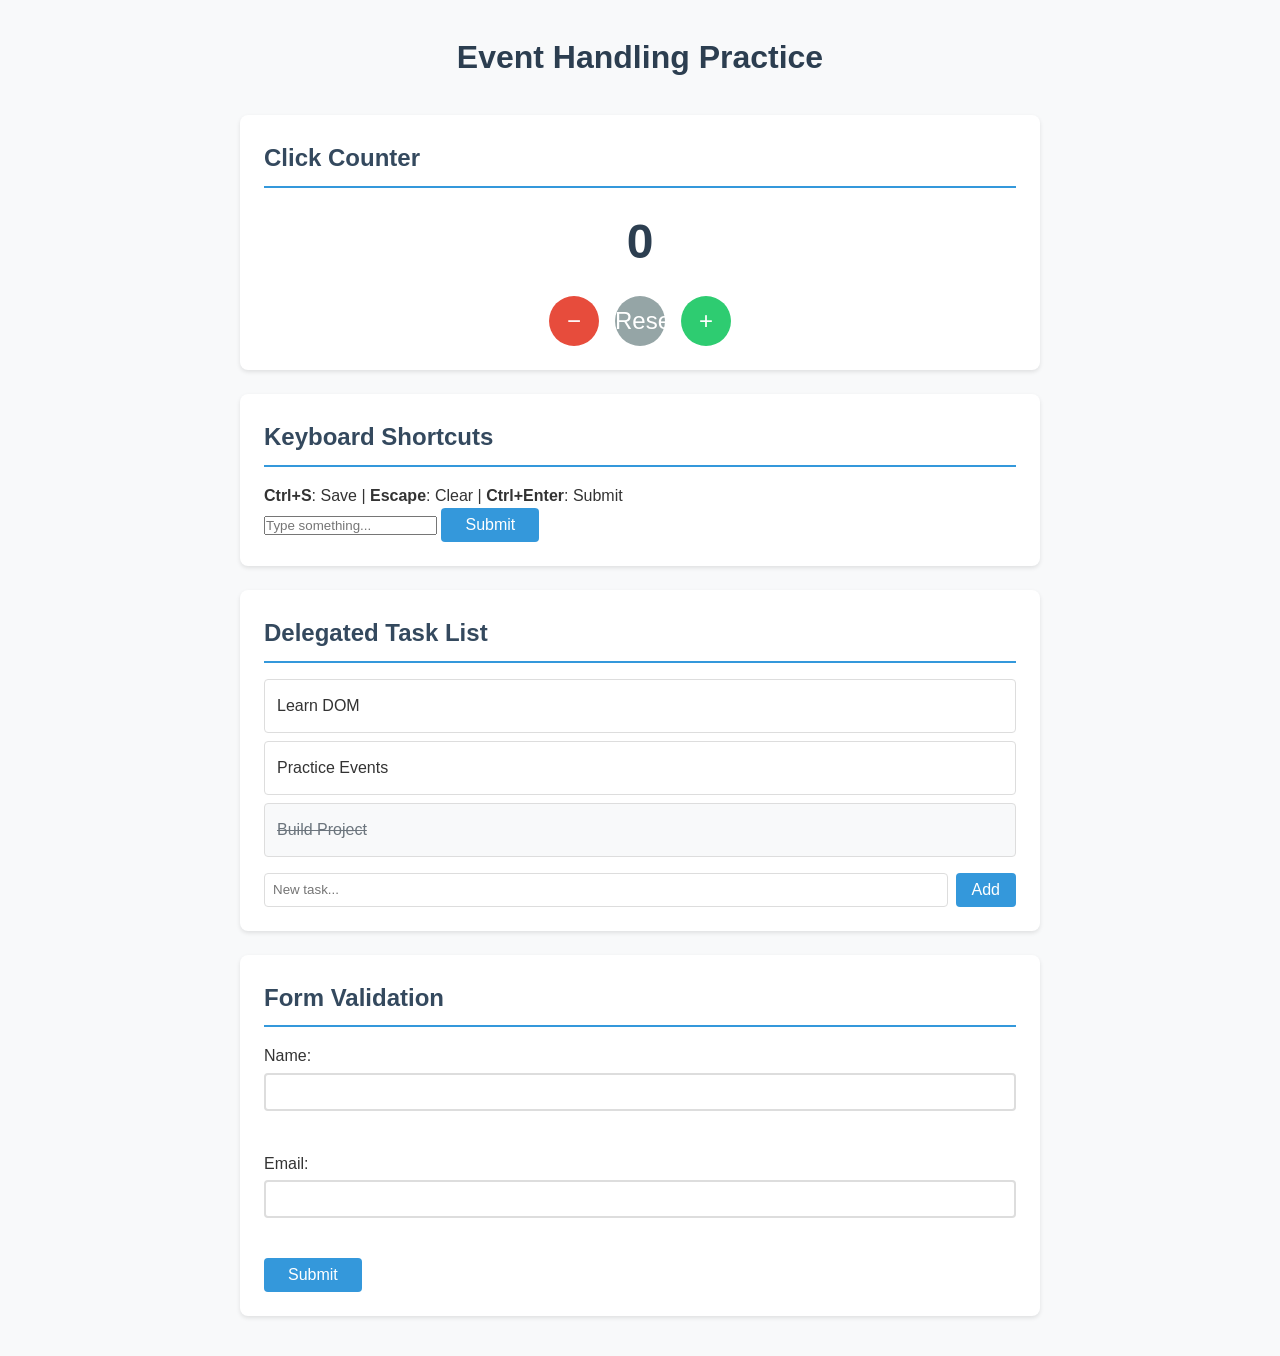
<file: lesson10-events/index.html>
<!DOCTYPE html>
<html lang="en">
<head>
    <meta charset="UTF-8">
    <title>Events Practice</title>
    <link rel="stylesheet" href="styles.css">
</head>
<body>
    <div class="container">
        <h1>Event Handling Practice</h1>
        
        <!-- Task 10.1: Click Counter -->
        <section class="card">
            <h2>Click Counter</h2>
            <div class="counter-display">
                <span id="count">0</span>
            </div>
            <div class="counter-buttons">
                <button id="decrease">−</button>
                <button id="reset">Reset</button>
                <button id="increase">+</button>
            </div>
        </section>

        <!-- Task 10.2: Keyboard Shortcuts -->
        <section class="card">
            <h2>Keyboard Shortcuts</h2>
            <p><strong>Ctrl+S</strong>: Save | <strong>Escape</strong>: Clear | <strong>Ctrl+Enter</strong>: Submit</p>
            <form id="shortcut-form">
                <input type="text" id="shortcut-input" placeholder="Type something...">
                <button type="submit">Submit</button>
            </form>
            <div id="shortcut-feedback"></div>
        </section>

        <!-- Task 10.3: Event Delegation -->
        <section class="card">
            <h2>Delegated Task List</h2>
            <ul id="delegated-list">
                <li data-id="1">Learn DOM <button class="delete-btn">×</button></li>
                <li data-id="2">Practice Events <button class="delete-btn">×</button></li>
                <li data-id="3" class="completed">Build Project <button class="delete-btn">×</button></li>
            </ul>
            <form id="add-delegated-task">
                <input type="text" id="new-task-input" placeholder="New task...">
                <button type="submit">Add</button>
            </form>
        </section>

        <!-- Task 10.4: Form Validation -->
        <section class="card">
            <h2>Form Validation</h2>
            <form id="validated-form">
                <div class="form-group">
                    <label for="valid-name">Name:</label>
                    <input type="text" id="valid-name" required minlength="2">
                    <span class="error-message"></span>
                </div>
                <div class="form-group">
                    <label for="valid-email">Email:</label>
                    <input type="email" id="valid-email" required>
                    <span class="error-message"></span>
                </div>
                <button type="submit">Submit</button>
            </form>
            <div id="form-feedback"></div>
        </section>
    </div>
    
    <script src="events.js"></script>
</body>
</html>
</file>
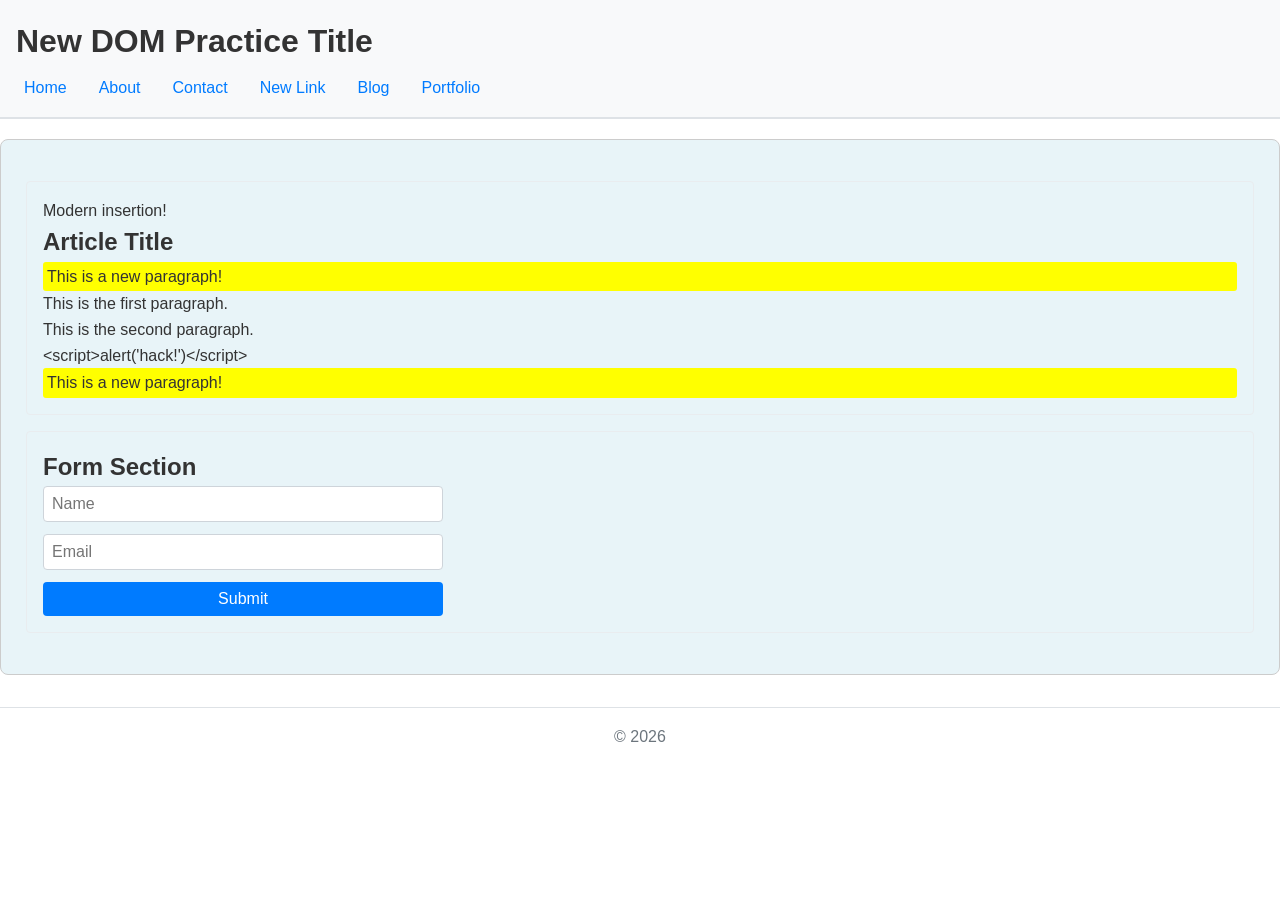
<file: lesson9-dom/index.html>
<!DOCTYPE html>
<html lang="en">
<head>
    <meta charset="UTF-8">
    <title>DOM Practice</title>
    <link rel="stylesheet" href="styles.css">
</head>
<body>
    <header id="main-header">
        <h1>DOM Practice</h1>
        <nav>
            <ul class="nav-list">
                <li><a href="#" class="nav-link">Home</a></li>
                <li><a href="#" class="nav-link">About</a></li>
                <li><a href="#" class="nav-link">Contact</a></li>
            </ul>
        </nav>
    </header>
    
    <main class="container">
        <article>
            <h2 class="title">Article Title</h2>
            <p class="content">This is the first paragraph.</p>
            <p class="content">This is the second paragraph.</p>
        </article>
        
        <section>
            <h2>Form Section</h2>
            <form id="contact-form">
                <input type="text" id="name" name="name" placeholder="Name">
                <input type="email" id="email" name="email" placeholder="Email">
                <button type="submit">Submit</button>
            </form>
        </section>
    </main>
    
    <footer>
        <p>&copy; 2026</p>
    </footer>
    
    <script src="dom.js"></script>
</body>
</html>
</file>
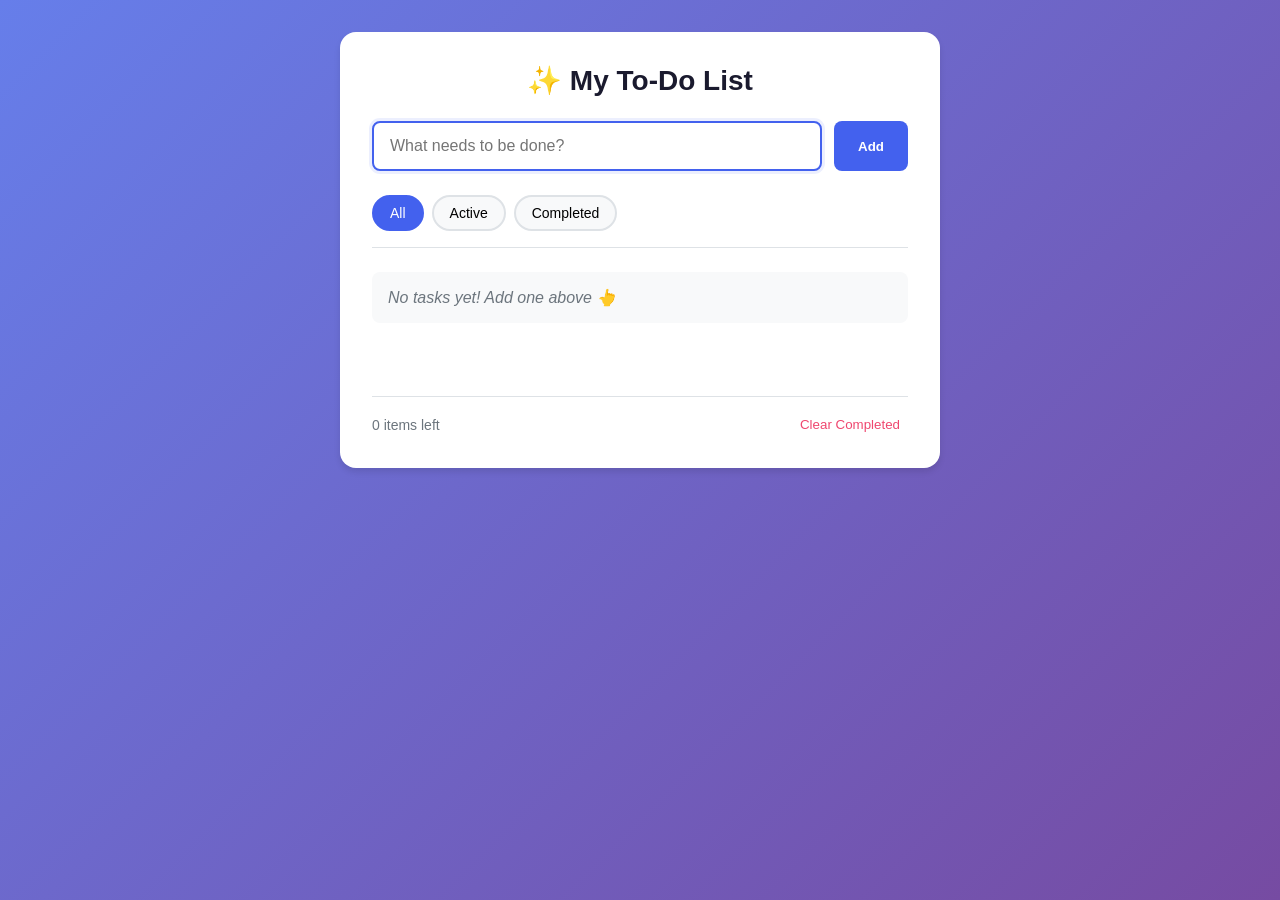
<file: todo-app/index.html>
<!DOCTYPE html>
<html lang="en">
<head>
    <meta charset="UTF-8">
    <meta name="viewport" content="width=device-width, initial-scale=1.0">
    <title>To-Do List</title>
    <link rel="stylesheet" href="styles.css">
</head>
<body>
    <div class="container">
        <h1>✨ My To-Do List</h1>
        
        <form id="todo-form">
            <input type="text" id="todo-input" placeholder="What needs to be done?" required autocomplete="off">
            <button type="submit">Add</button>
        </form>
        
        <div class="filters">
            <button class="filter active" data-filter="all">All</button>
            <button class="filter" data-filter="active">Active</button>
            <button class="filter" data-filter="completed">Completed</button>
        </div>
        
        <ul id="todo-list">
            <!-- Tasks will be added here dynamically -->
        </ul>
        
        <div class="stats">
            <span id="items-left">0 items left</span>
            <button id="clear-completed">Clear Completed</button>
        </div>
    </div>
    
    <script src="app.js"></script>
</body>
</html>
</file>
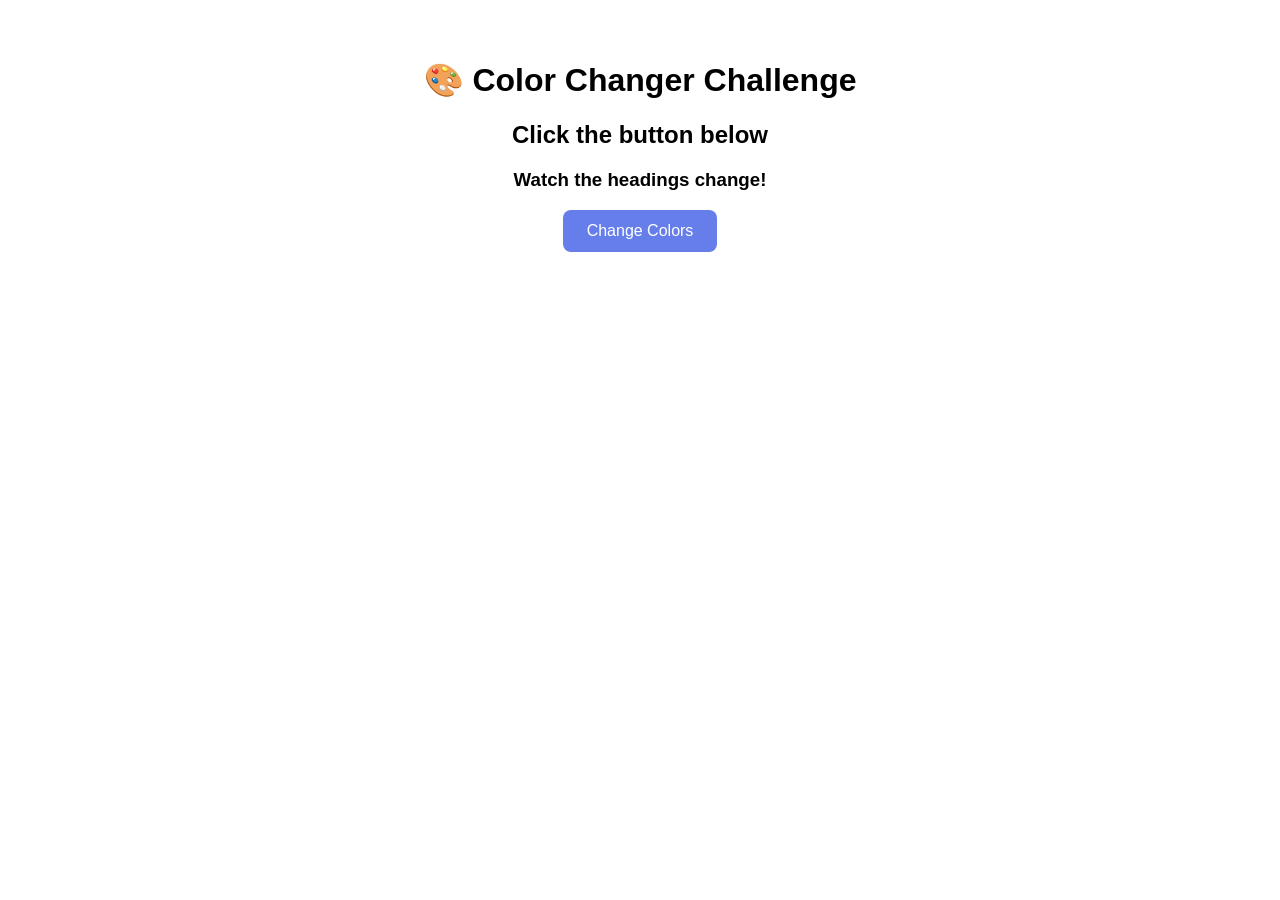
<file: daily-challenges/day1-color-changer/index.html>
<!DOCTYPE html>
<html lang="en">
<head>
    <meta charset="UTF-8">
    <title>Day 1: Color Changer</title>
    <style>
        body { font-family: sans-serif; padding: 2rem; text-align: center; }
        button {
            padding: 0.75rem 1.5rem;
            font-size: 1rem;
            background: #667eea;
            color: white;
            border: none;
            border-radius: 8px;
            cursor: pointer;
            transition: transform 0.1s;
        }
        button:hover { transform: scale(1.05); }
        h1, h2, h3 { transition: color 0.3s ease; }
    </style>
</head>
<body>
    <h1>🎨 Color Changer Challenge</h1>
    <h2>Click the button below</h2>
    <h3>Watch the headings change!</h3>
    
    <button id="colorBtn">Change Colors</button>
    
    <script src="script.js"></script>
</body>
</html>
</file>
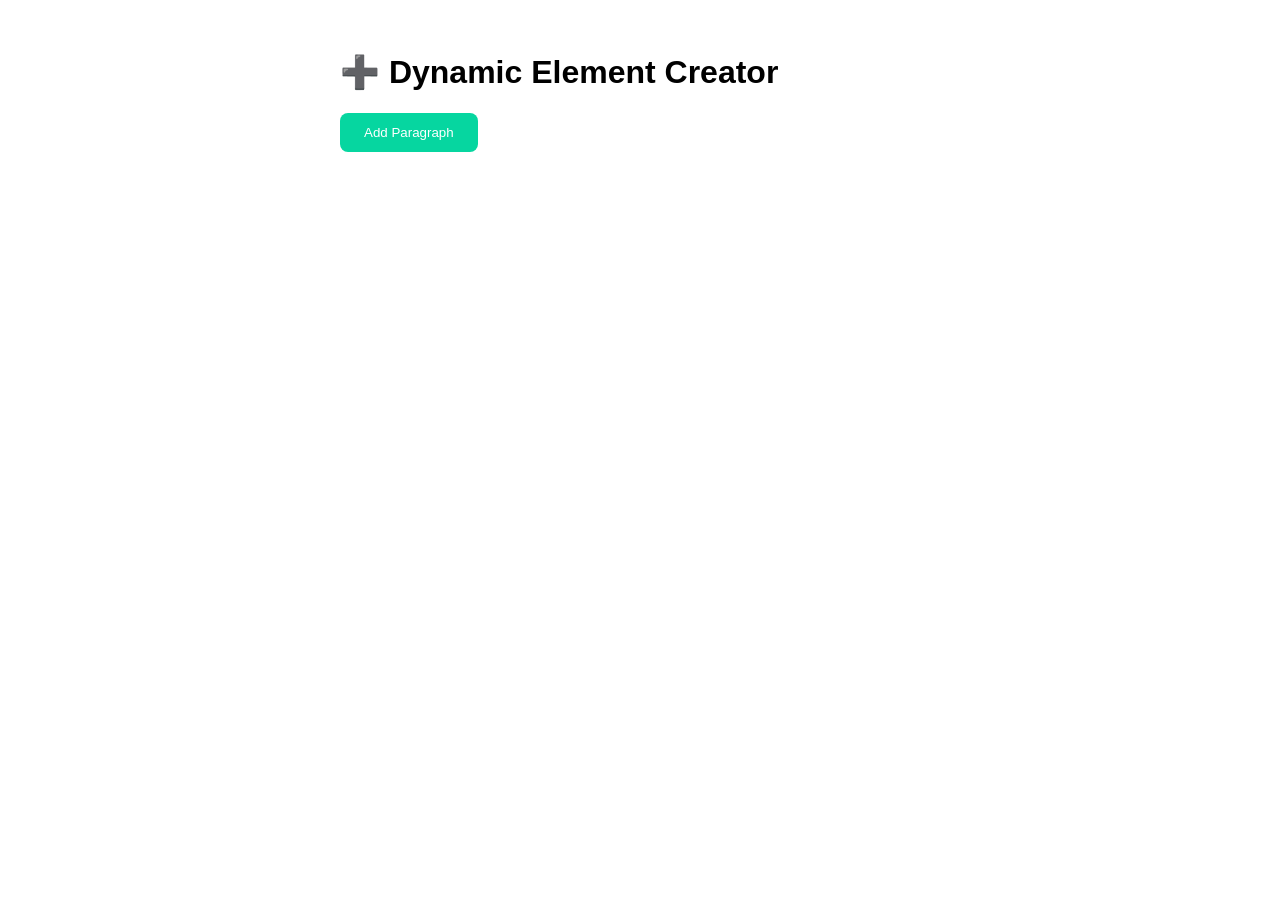
<file: daily-challenges/day2-element-creator/index.html>
<!DOCTYPE html>
<html lang="en">
<head>
    <meta charset="UTF-8">
    <title>Day 2: Dynamic Element Creator</title>
    <style>
        body { font-family: sans-serif; padding: 2rem; max-width: 600px; margin: 0 auto; }
        #addBtn {
            padding: 0.75rem 1.5rem;
            background: #06d6a0;
            color: white;
            border: none;
            border-radius: 8px;
            cursor: pointer;
            margin-bottom: 1rem;
        }
        .dynamic-para {
            padding: 1rem;
            background: #f8f9fa;
            border-left: 4px solid #06d6a0;
            margin: 0.5rem 0;
            display: flex;
            justify-content: space-between;
            align-items: center;
            animation: slideIn 0.3s ease;
        }
        @keyframes slideIn {
            from { opacity: 0; transform: translateX(-20px); }
            to { opacity: 1; transform: translateX(0); }
        }
        .delete-btn {
            background: #ef476f;
            color: white;
            border: none;
            padding: 0.25rem 0.75rem;
            border-radius: 4px;
            cursor: pointer;
        }
    </style>
</head>
<body>
    <h1>➕ Dynamic Element Creator</h1>
    <button id="addBtn">Add Paragraph</button>
    <div id="container"></div>
    
    <script src="script.js"></script>
</body>
</html>
</file>
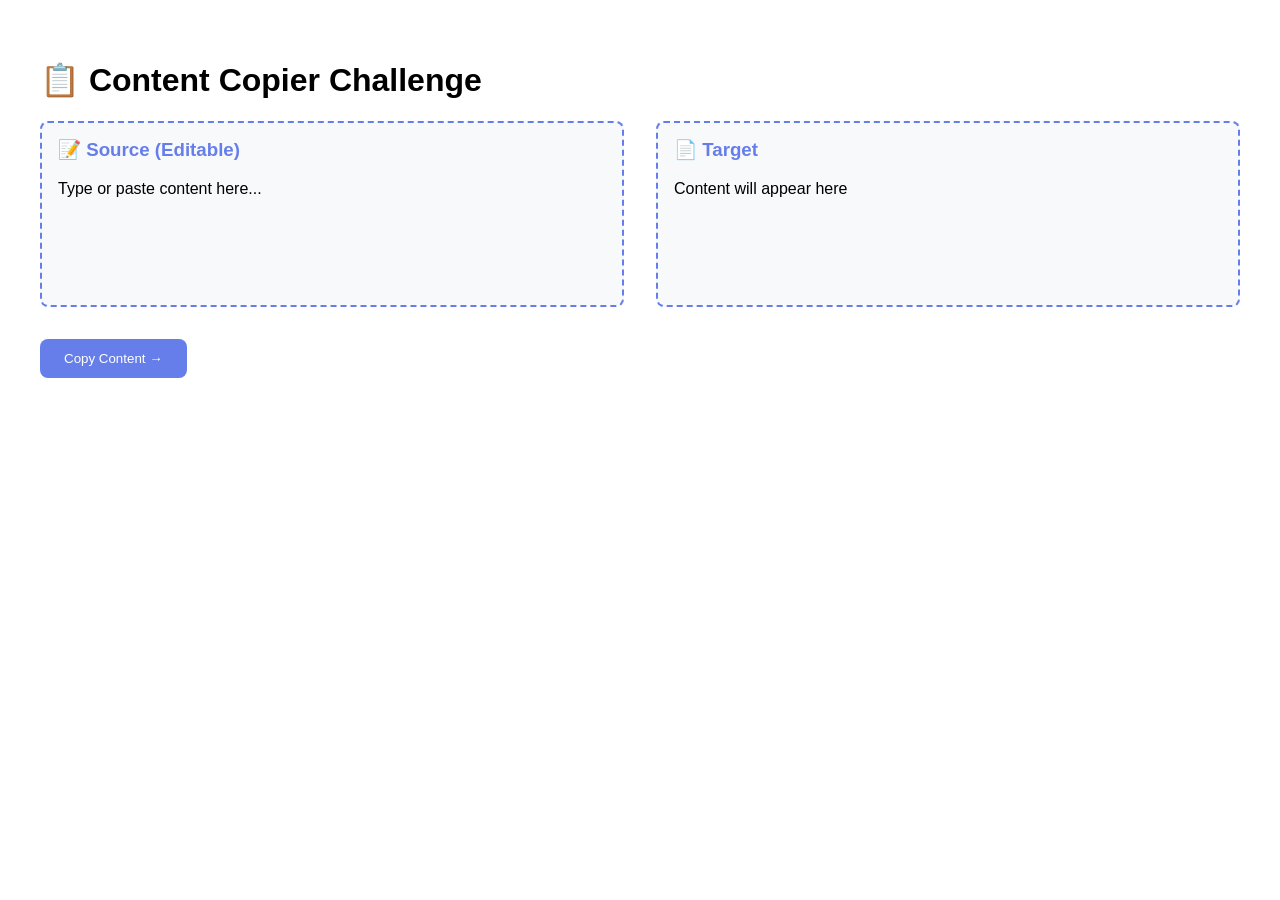
<file: daily-challenges/day4-content-copier/index.html>
<!DOCTYPE html>
<html lang="en">
<head>
    <meta charset="UTF-8">
    <title>Day 4: Content Copier</title>
    <style>
        body { font-family: sans-serif; padding: 2rem; }
        .boxes {
            display: grid;
            grid-template-columns: 1fr 1fr;
            gap: 2rem;
            margin: 1rem 0;
        }
        @media (max-width: 600px) {
            .boxes { grid-template-columns: 1fr; }
        }
        .box {
            border: 2px dashed #667eea;
            border-radius: 8px;
            padding: 1rem;
            min-height: 150px;
            background: #f8f9fa;
        }
        .box h3 { margin-top: 0; color: #667eea; }
        #source {
            outline: none;
            min-height: 100px;
        }
        #copyBtn {
            padding: 0.75rem 1.5rem;
            background: #667eea;
            color: white;
            border: none;
            border-radius: 8px;
            cursor: pointer;
            margin: 1rem 0;
        }
        .success {
            color: #06d6a0;
            font-weight: bold;
            margin-left: 1rem;
        }
        /* Drag and drop styles */
        .drag-over {
            border-color: #06d6a0 !important;
            background: #e8f5e9 !important;
        }
    </style>
</head>
<body>
    <h1>📋 Content Copier Challenge</h1>
    
    <div class="boxes">
        <div class="box">
            <h3>📝 Source (Editable)</h3>
            <div id="source" contenteditable="true">
                Type or paste content here...
            </div>
        </div>
        <div class="box">
            <h3>📄 Target</h3>
            <div id="target">Content will appear here</div>
        </div>
    </div>
    
    <button id="copyBtn">Copy Content →</button>
    <span id="feedback"></span>
    
    <script src="script.js"></script>
</body>
</html>
</file>
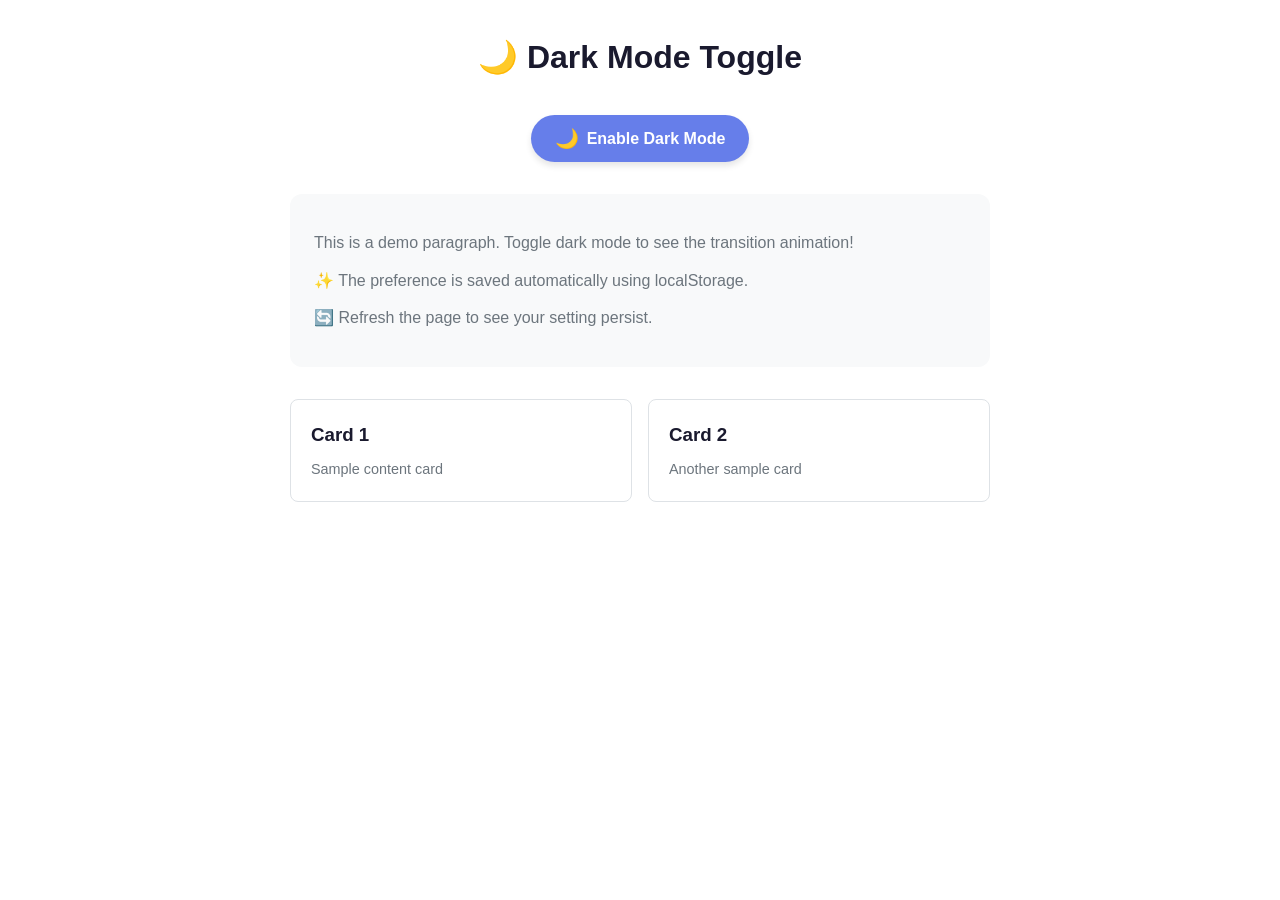
<file: daily-challenges/day5-dark-mode/index.html>
<!DOCTYPE html>
<html lang="en">
<head>
    <meta charset="UTF-8">
    <title>Day 5: Dark Mode Toggle</title>
    <link rel="stylesheet" href="styles.css">
</head>
<body>
    <div class="container">
        <h1>🌙 Dark Mode Toggle</h1>
        
        <button id="toggleBtn" class="toggle-btn">
            <span class="icon">🌙</span>
            <span class="label">Enable Dark Mode</span>
        </button>
        
        <div class="content">
            <p>This is a demo paragraph. Toggle dark mode to see the transition animation!</p>
            <p>✨ The preference is saved automatically using localStorage.</p>
            <p>🔄 Refresh the page to see your setting persist.</p>
        </div>
        
        <div class="preview-cards">
            <div class="card">
                <h3>Card 1</h3>
                <p>Sample content card</p>
            </div>
            <div class="card">
                <h3>Card 2</h3>
                <p>Another sample card</p>
            </div>
        </div>
    </div>
    
    <script src="script.js"></script>
</body>
</html>
</file>
<file: lesson10-events/styles.css>
* {
    box-sizing: border-box;
    margin: 0;
    padding: 0;
}

body {
    font-family: -apple-system, BlinkMacSystemFont, 'Segoe UI', Roboto, sans-serif;
    line-height: 1.6;
    color: #333;
    background: #f8f9fa;
    padding: 1rem;
}

.container {
    max-width: 800px;
    margin: 0 auto;
}

h1 {
    text-align: center;
    margin: 1rem 0 2rem;
    color: #2c3e50;
}

.card {
    background: white;
    border-radius: 8px;
    padding: 1.5rem;
    margin-bottom: 1.5rem;
    box-shadow: 0 2px 4px rgba(0,0,0,0.1);
}

.card h2 {
    margin-bottom: 1rem;
    color: #34495e;
    border-bottom: 2px solid #3498db;
    padding-bottom: 0.5rem;
}

/* Counter Styles */
.counter-display {
    font-size: 3rem;
    font-weight: bold;
    text-align: center;
    margin: 1rem 0;
    color: #2c3e50;
}

.counter-buttons {
    display: flex;
    justify-content: center;
    gap: 1rem;
}

.counter-buttons button {
    width: 50px;
    height: 50px;
    font-size: 1.5rem;
    border: none;
    border-radius: 50%;
    cursor: pointer;
    transition: transform 0.1s, background 0.2s;
}

.counter-buttons button:hover {
    transform: scale(1.1);
}

#decrease { background: #e74c3c; color: white; }
#reset { background: #95a5a6; color: white; }
#increase { background: #2ecc71; color: white; }

/* Form Styles */
.form-group {
    margin-bottom: 1rem;
}

.form-group label {
    display: block;
    margin-bottom: 0.25rem;
    font-weight: 500;
}

.form-group input {
    width: 100%;
    padding: 0.5rem;
    border: 2px solid #ddd;
    border-radius: 4px;
    font-size: 1rem;
    transition: border-color 0.2s;
}

.form-group input:focus {
    outline: none;
    border-color: #3498db;
}

.form-group input.error {
    border-color: #e74c3c;
}

.error-message {
    display: block;
    color: #e74c3c;
    font-size: 0.875rem;
    margin-top: 0.25rem;
    min-height: 1.25rem;
}

.error-message.visible {
    animation: shake 0.3s;
}

@keyframes shake {
    0%, 100% { transform: translateX(0); }
    25% { transform: translateX(-5px); }
    75% { transform: translateX(5px); }
}

button[type="submit"] {
    background: #3498db;
    color: white;
    padding: 0.5rem 1.5rem;
    border: none;
    border-radius: 4px;
    cursor: pointer;
    font-size: 1rem;
    transition: background 0.2s;
}

button[type="submit"]:hover {
    background: #2980b9;
}

/* Feedback Messages */
.feedback {
    padding: 0.75rem;
    border-radius: 4px;
    margin-top: 1rem;
    font-weight: 500;
}

.feedback.success {
    background: #d4edda;
    color: #155724;
    border: 1px solid #c3e6cb;
}

.feedback.error {
    background: #f8d7da;
    color: #721c24;
    border: 1px solid #f5c6cb;
}

.feedback.info {
    background: #d1ecf1;
    color: #0c5460;
    border: 1px solid #bee5eb;
}

/* Delegated List Styles */
#delegated-list {
    list-style: none;
    margin: 1rem 0;
}

#delegated-list li {
    display: flex;
    justify-content: space-between;
    align-items: center;
    padding: 0.75rem;
    border: 1px solid #ddd;
    border-radius: 4px;
    margin-bottom: 0.5rem;
    cursor: pointer;
    transition: background 0.2s;
}

#delegated-list li:hover {
    background: #f8f9fa;
}

#delegated-list li.completed {
    text-decoration: line-through;
    color: #6c757d;
    background: #f8f9fa;
}

.delete-btn {
    background: #e74c3c;
    color: white;
    border: none;
    width: 28px;
    height: 28px;
    border-radius: 50%;
    cursor: pointer;
    font-size: 1.2rem;
    line-height: 1;
    opacity: 0;
    transition: opacity 0.2s;
}

#delegated-list li:hover .delete-btn {
    opacity: 1;
}

.delete-btn:hover {
    background: #c0392b;
    transform: scale(1.1);
}

#add-delegated-task {
    display: flex;
    gap: 0.5rem;
}

#add-delegated-task input {
    flex: 1;
    padding: 0.5rem;
    border: 1px solid #ddd;
    border-radius: 4px;
}

#add-delegated-task button {
    padding: 0.5rem 1rem;
}
</file>
<file: lesson9-dom/styles.css>
* {
    box-sizing: border-box;
    margin: 0;
    padding: 0;
}

body {
    font-family: -apple-system, BlinkMacSystemFont, 'Segoe UI', Roboto, sans-serif;
    line-height: 1.6;
    color: #333;
}

.highlight {
    background-color: yellow;
    padding: 2px 4px;
    border-radius: 3px;
}

.container {
    padding: 20px;
    border: 1px solid #ccc;
    margin: 20px 0;
}

header {
    background: #f8f9fa;
    padding: 1rem;
    border-bottom: 2px solid #dee2e6;
}

.nav-list {
    list-style: none;
    display: flex;
    gap: 1rem;
    margin-top: 0.5rem;
}

.nav-link {
    text-decoration: none;
    color: #007bff;
    padding: 0.25rem 0.5rem;
    transition: color 0.2s;
}

.nav-link:hover {
    color: #0056b3;
    text-decoration: underline;
}

article, section {
    margin: 1rem 0;
    padding: 1rem;
    border: 1px solid #e9ecef;
    border-radius: 4px;
}

form {
    display: flex;
    flex-direction: column;
    gap: 0.75rem;
    max-width: 400px;
}

input {
    padding: 0.5rem;
    border: 1px solid #ced4da;
    border-radius: 4px;
    font-size: 1rem;
}

button {
    padding: 0.5rem 1rem;
    background: #007bff;
    color: white;
    border: none;
    border-radius: 4px;
    cursor: pointer;
    font-size: 1rem;
}

button:hover {
    background: #0056b3;
}

footer {
    text-align: center;
    padding: 1rem;
    color: #6c757d;
    border-top: 1px solid #dee2e6;
    margin-top: 2rem;
}
</file>
<file: todo-app/styles.css>
* {
    box-sizing: border-box;
    margin: 0;
    padding: 0;
}

:root {
    --primary: #4361ee;
    --primary-dark: #3a56d4;
    --success: #06d6a0;
    --danger: #ef476f;
    --warning: #ffd166;
    --dark: #1a1a2e;
    --light: #f8f9fa;
    --gray: #6c757d;
    --border: #dee2e6;
    --shadow: 0 4px 6px rgba(0, 0, 0, 0.1);
}

body {
    font-family: -apple-system, BlinkMacSystemFont, 'Segoe UI', Roboto, 'Helvetica Neue', sans-serif;
    background: linear-gradient(135deg, #667eea 0%, #764ba2 100%);
    min-height: 100vh;
    padding: 2rem 1rem;
    color: var(--dark);
}

.container {
    max-width: 600px;
    margin: 0 auto;
    background: white;
    border-radius: 16px;
    padding: 2rem;
    box-shadow: var(--shadow);
}

h1 {
    text-align: center;
    margin-bottom: 1.5rem;
    color: var(--dark);
    font-size: 1.75rem;
}

/* Form Styles */
#todo-form {
    display: flex;
    gap: 0.75rem;
    margin-bottom: 1.5rem;
}

#todo-input {
    flex: 1;
    padding: 0.875rem 1rem;
    border: 2px solid var(--border);
    border-radius: 8px;
    font-size: 1rem;
    transition: border-color 0.2s, box-shadow 0.2s;
}

#todo-input:focus {
    outline: none;
    border-color: var(--primary);
    box-shadow: 0 0 0 3px rgba(67, 97, 238, 0.1);
}

#todo-form button {
    padding: 0.875rem 1.5rem;
    background: var(--primary);
    color: white;
    border: none;
    border-radius: 8px;
    font-weight: 600;
    cursor: pointer;
    transition: background 0.2s, transform 0.1s;
}

#todo-form button:hover {
    background: var(--primary-dark);
}

#todo-form button:active {
    transform: scale(0.98);
}

/* Filters */
.filters {
    display: flex;
    gap: 0.5rem;
    margin-bottom: 1.5rem;
    padding-bottom: 1rem;
    border-bottom: 1px solid var(--border);
}

.filter {
    padding: 0.5rem 1rem;
    background: var(--light);
    border: 2px solid var(--border);
    border-radius: 20px;
    font-size: 0.875rem;
    font-weight: 500;
    cursor: pointer;
    transition: all 0.2s;
}

.filter:hover {
    border-color: var(--primary);
}

.filter.active {
    background: var(--primary);
    border-color: var(--primary);
    color: white;
}

/* Todo List */
#todo-list {
    list-style: none;
    margin-bottom: 1.5rem;
    min-height: 100px;
}

#todo-list li {
    display: flex;
    justify-content: space-between;
    align-items: center;
    padding: 1rem;
    background: var(--light);
    border-radius: 8px;
    margin-bottom: 0.75rem;
    transition: all 0.2s;
    animation: slideIn 0.3s ease;
}

@keyframes slideIn {
    from {
        opacity: 0;
        transform: translateY(-10px);
    }
    to {
        opacity: 1;
        transform: translateY(0);
    }
}

#todo-list li:hover {
    box-shadow: 0 2px 4px rgba(0,0,0,0.1);
}

#todo-list li.completed .todo-text {
    text-decoration: line-through;
    color: var(--gray);
}

.todo-content {
    display: flex;
    align-items: center;
    gap: 0.75rem;
    flex: 1;
}

.toggle-complete {
    width: 20px;
    height: 20px;
    cursor: pointer;
    accent-color: var(--success);
}

.todo-text {
    flex: 1;
    font-size: 1rem;
    cursor: pointer;
    transition: color 0.2s;
}

.todo-text:hover {
    color: var(--primary);
}

.delete-btn {
    width: 28px;
    height: 28px;
    background: var(--danger);
    color: white;
    border: none;
    border-radius: 50%;
    font-size: 1.2rem;
    cursor: pointer;
    opacity: 0;
    transition: opacity 0.2s, transform 0.1s;
    display: flex;
    align-items: center;
    justify-content: center;
}

#todo-list li:hover .delete-btn {
    opacity: 1;
}

.delete-btn:hover {
    background: #d63056;
    transform: scale(1.1);
}

.empty-state {
    text-align: center;
    color: var(--gray);
    padding: 2rem;
    font-style: italic;
}

/* Stats Bar */
.stats {
    display: flex;
    justify-content: space-between;
    align-items: center;
    padding-top: 1rem;
    border-top: 1px solid var(--border);
    color: var(--gray);
    font-size: 0.875rem;
}

#clear-completed {
    background: none;
    border: none;
    color: var(--danger);
    font-weight: 500;
    cursor: pointer;
    padding: 0.25rem 0.5rem;
    border-radius: 4px;
    transition: background 0.2s;
}

#clear-completed:hover {
    background: rgba(239, 71, 111, 0.1);
}

#clear-completed:disabled {
    color: var(--gray);
    cursor: not-allowed;
}

/* Edit Input */
.edit-input {
    flex: 1;
    padding: 0.25rem 0.5rem;
    border: 2px solid var(--primary);
    border-radius: 4px;
    font-size: 1rem;
    background: white;
}

.edit-input:focus {
    outline: none;
    box-shadow: 0 0 0 3px rgba(67, 97, 238, 0.2);
}

/* Responsive */
@media (max-width: 480px) {
    .container {
        padding: 1.5rem;
    }
    
    #todo-form {
        flex-direction: column;
    }
    
    .filters {
        flex-wrap: wrap;
    }
    
    .stats {
        flex-direction: column;
        gap: 0.75rem;
        text-align: center;
    }
}
</file>
<file: daily-challenges/day5-dark-mode/styles.css>
:root {
    --bg-primary: #ffffff;
    --bg-secondary: #f8f9fa;
    --text-primary: #1a1a2e;
    --text-secondary: #6c757d;
    --accent: #667eea;
    --card-bg: #ffffff;
    --border: #dee2e6;
    --shadow: 0 4px 6px rgba(0, 0, 0, 0.1);
}

[data-theme="dark"] {
    --bg-primary: #1a1a2e;
    --bg-secondary: #16213e;
    --text-primary: #f8f9fa;
    --text-secondary: #adb5bd;
    --accent: #764ba2;
    --card-bg: #0f3460;
    --border: #34495e;
    --shadow: 0 4px 6px rgba(0, 0, 0, 0.3);
}

* {
    box-sizing: border-box;
    margin: 0;
    padding: 0;
}

body {
    font-family: -apple-system, BlinkMacSystemFont, 'Segoe UI', Roboto, sans-serif;
    background: var(--bg-primary);
    color: var(--text-primary);
    line-height: 1.6;
    transition: background-color 0.3s ease, color 0.3s ease;
    min-height: 100vh;
    padding: 2rem 1rem;
}

.container {
    max-width: 700px;
    margin: 0 auto;
}

h1 {
    text-align: center;
    margin-bottom: 2rem;
    transition: color 0.3s ease;
}

.toggle-btn {
    display: flex;
    align-items: center;
    gap: 0.5rem;
    margin: 0 auto 2rem;
    padding: 0.75rem 1.5rem;
    background: var(--accent);
    color: white;
    border: none;
    border-radius: 50px;
    font-size: 1rem;
    font-weight: 600;
    cursor: pointer;
    transition: transform 0.2s, background 0.3s ease;
    box-shadow: var(--shadow);
}

.toggle-btn:hover {
    transform: translateY(-2px);
    background: var(--text-primary);
}

.toggle-btn:active {
    transform: translateY(0);
}

.icon {
    font-size: 1.2rem;
    transition: transform 0.3s ease;
}

[data-theme="dark"] .icon {
    transform: rotate(180deg);
}

.content {
    background: var(--bg-secondary);
    padding: 1.5rem;
    border-radius: 12px;
    margin-bottom: 2rem;
    transition: background-color 0.3s ease;
}

.content p {
    margin: 0.75rem 0;
    color: var(--text-secondary);
    transition: color 0.3s ease;
}

.preview-cards {
    display: grid;
    grid-template-columns: repeat(auto-fit, minmax(200px, 1fr));
    gap: 1rem;
}

.card {
    background: var(--card-bg);
    padding: 1.25rem;
    border-radius: 8px;
    border: 1px solid var(--border);
    transition: background-color 0.3s ease, border-color 0.3s ease;
}

.card h3 {
    margin-bottom: 0.5rem;
    color: var(--text-primary);
    transition: color 0.3s ease;
}

.card p {
    color: var(--text-secondary);
    font-size: 0.9rem;
    transition: color 0.3s ease;
}

/* Smooth transition for all theme-able properties */
*, *::before, *::after {
    transition-property: background-color, border-color, color, box-shadow;
    transition-duration: 0.3s;
    transition-timing-function: ease;
}
</file>
